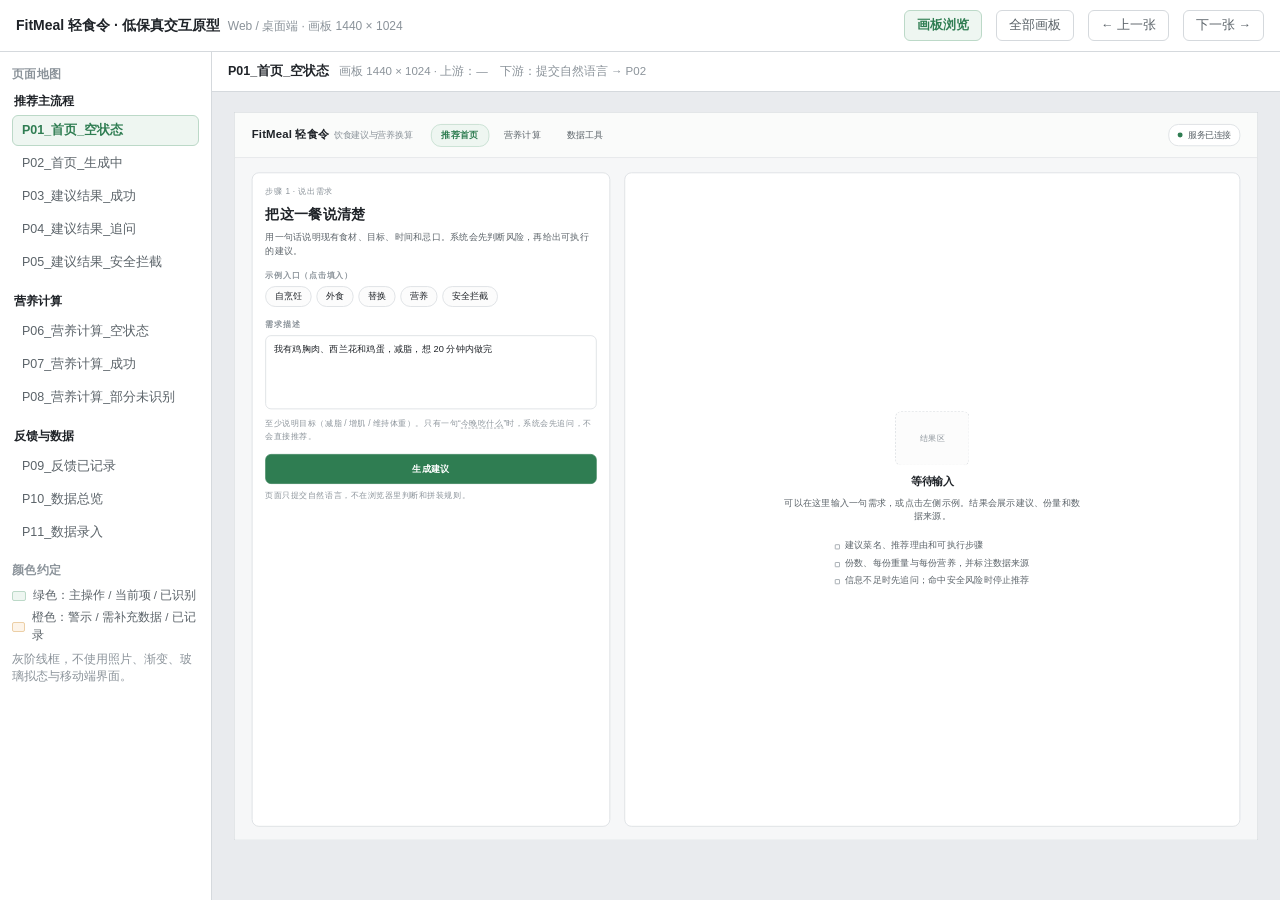
<file: fitmeal-lofi-prototype.html>
<!doctype html>
<html lang="zh-CN">
<head>
<meta charset="utf-8" />
<meta name="viewport" content="width=device-width, initial-scale=1" />
<title>FitMeal 轻食令 · Web 端低保真交互原型（1440×1024）</title>
<style>
  :root{
    --ink:#1f2328; --ink2:#5b6369; --ink3:#8b939a;
    --line:#d5d9dd; --line2:#e9ecef;
    --bg-app:#e9ebee; --panel:#ffffff; --soft:#f6f7f8;
    --green:#2f7d52; --green-bg:#eef6f1; --green-line:#bcd9c8;
    --orange:#b4560e; --orange-bg:#fdf4e9; --orange-line:#eccfa6;
    --r:8px;
  }
  *{box-sizing:border-box}
  html,body{height:100%}
  body{margin:0;background:var(--bg-app);color:var(--ink);
    font-family:-apple-system,BlinkMacSystemFont,"Segoe UI","Microsoft YaHei","PingFang SC",sans-serif;
    font-size:13px;line-height:1.55;-webkit-font-smoothing:antialiased}

  /* ---------- 原型外壳（非画板内容） ---------- */
  .shell{display:flex;flex-direction:column;height:100vh}
  .topbar{height:52px;flex:none;display:flex;align-items:center;gap:14px;padding:0 16px;
    background:#fff;border-bottom:1px solid var(--line)}
  .topbar .brand{font-weight:600;font-size:14px}
  .topbar .brand small{font-weight:400;color:var(--ink3);margin-left:8px;font-size:12px}
  .topbar .spacer{flex:1}
  .tool{border:1px solid var(--line);background:#fff;border-radius:6px;padding:6px 12px;font-size:12.5px;
    color:var(--ink2);cursor:pointer;white-space:nowrap}
  .tool:hover{border-color:var(--ink3)}
  .tool.on{background:var(--green-bg);border-color:var(--green-line);color:var(--green);font-weight:600}

  .main{flex:1;display:flex;min-height:0}
  .rail{width:212px;flex:none;background:#fff;border-right:1px solid var(--line);overflow:auto;padding:14px 12px}
  .rail h3{margin:0 0 8px;font-size:11.5px;color:var(--ink3);font-weight:600;letter-spacing:.4px}
  .rail .grp{margin-bottom:14px}
  .rail .item{display:block;width:100%;text-align:left;border:1px solid transparent;background:transparent;
    border-radius:6px;padding:6px 9px;font-size:12.5px;color:var(--ink2);cursor:pointer;margin-bottom:2px}
  .rail .item:hover{background:var(--soft)}
  .rail .item.on{background:var(--green-bg);border-color:var(--green-line);color:var(--green);font-weight:600}
  .rail .note{margin-top:6px;font-size:11.5px;color:var(--ink3);line-height:1.5}
  .lg{display:flex;align-items:center;gap:7px;font-size:11.5px;color:var(--ink2);margin:4px 0}
  .sw{width:14px;height:10px;border-radius:2px;display:inline-block}
  .sw.g{background:var(--green-bg);border:1px solid var(--green-line)}
  .sw.o{background:var(--orange-bg);border:1px solid var(--orange-line)}

  .stage{flex:1;min-width:0;display:flex;flex-direction:column}
  .stagebar{height:40px;flex:none;display:flex;align-items:center;gap:10px;padding:0 16px;
    border-bottom:1px solid var(--line);background:#fff}
  .stagebar .name{font-weight:600;font-size:12.5px}
  .stagebar .meta{color:var(--ink3);font-size:11.5px}
  .canvas{flex:1;min-height:0;overflow:auto;padding:20px}
  .fit{display:flex;justify-content:center;align-items:flex-start}
  .slot{position:relative}
  .frame{position:absolute;top:0;left:0;width:1440px;height:1024px;background:#fff;
    border:1px solid var(--line);transform-origin:top left;overflow:hidden}

  .ov{display:grid;grid-template-columns:repeat(auto-fill,346px);gap:22px 26px;justify-content:start}
  .ov-cell{width:346px}
  .ov-cap{font-size:12px;font-weight:600;margin-bottom:3px}
  .ov-sub{font-size:11px;color:var(--ink3);margin-bottom:7px;min-height:26px}
  .ov .frame{pointer-events:none}
  .flowbox{border:1px solid var(--line);background:#fff;border-radius:8px;padding:10px 12px;margin-bottom:18px;max-width:1080px}
  .flowbox b{font-size:12px}
  .flowbox p{margin:5px 0 0;font-size:11.5px;color:var(--ink2)}

  /* ---------- 画板内部组件 ---------- */
  .frame .nav{height:64px;display:flex;align-items:center;padding:0 24px;background:#fafbfa;
    border-bottom:1px solid var(--line);gap:20px}
  .frame .nav .logo{font-size:16px;font-weight:600;letter-spacing:.2px}
  .frame .nav .logo span{font-weight:400;color:var(--ink3);font-size:12px;margin-left:6px}
  .frame .nav .tabs{display:flex;gap:6px;margin-left:6px}
  .frame .nav .tab{border:1px solid transparent;border-radius:14px;padding:6px 14px;color:var(--ink2);
    background:transparent;font-size:13px;cursor:pointer;font-family:inherit}
  .frame .nav .tab.on{border-color:var(--green-line);background:var(--green-bg);color:var(--green);font-weight:600}
  .frame .nav .status{margin-left:auto;display:flex;align-items:center;gap:8px;font-size:12px;color:var(--ink2);
    border:1px solid var(--line);border-radius:14px;padding:5px 12px;background:#fff}
  .frame .dot{width:7px;height:7px;border-radius:50%;background:var(--green)}

  .frame .body{height:960px;display:flex;gap:20px;padding:20px 24px;background:var(--soft)}
  .frame .col{background:var(--panel);border:1px solid var(--line);border-radius:10px;padding:18px;
    display:flex;flex-direction:column;min-height:0;overflow:hidden}
  .frame .col.left{width:504px;flex:none}
  .frame .col.right{flex:1;min-width:0}

  .frame .eyebrow{font-size:11.5px;color:var(--ink3);letter-spacing:.4px;margin-bottom:6px}
  .frame h1{margin:0 0 8px;font-size:20px;font-weight:600;letter-spacing:.2px}
  .frame h2{margin:0;font-size:15px;font-weight:600}
  .frame h3{margin:0 0 6px;font-size:13.5px;font-weight:600}
  .frame .sub{margin:0;color:var(--ink2);font-size:12.5px}
  .frame .hint{color:var(--ink3);font-size:11.5px;line-height:1.5}
  .frame .label{font-size:11.5px;color:var(--ink3);font-weight:600;margin:0 0 6px;letter-spacing:.3px}
  .frame .section{margin-top:16px}
  .frame .divider{height:1px;background:var(--line2);margin:12px 0}

  .frame .chips{display:flex;flex-wrap:wrap;gap:7px}
  .frame .chip{border:1px solid var(--line);background:#fcfcfc;border-radius:14px;padding:5px 12px;
    font-size:12.5px;color:var(--ink);cursor:pointer;font-family:inherit}
  .frame .chip:hover{border-color:var(--green-line);background:var(--green-bg);color:var(--green)}
  .frame .tag{display:inline-block;border:1px solid var(--line);background:#fcfcfc;border-radius:6px;
    padding:2px 8px;font-size:12px;color:var(--ink2)}
  .frame .tag.g{border-color:var(--green-line);background:var(--green-bg);color:var(--green)}
  .frame .tag.miss{border-style:dashed;color:var(--ink2);background:#fff}
  .frame .tag.warn{border-color:var(--orange-line);background:var(--orange-bg);color:var(--orange)}

  .frame .field{border:1px solid var(--line);border-radius:var(--r);padding:9px 11px;font-size:13px;
    color:var(--ink);background:#fff;width:100%;font-family:inherit;outline:none}
  .frame .field:focus{border-color:var(--green)}
  .frame textarea.field{min-height:104px;resize:none;line-height:1.6}
  .frame .btn{border:1px solid var(--line);background:#fff;border-radius:var(--r);padding:9px 16px;
    font-size:13px;color:var(--ink);cursor:pointer;font-family:inherit}
  .frame .btn:hover{border-color:var(--ink3)}
  .frame .btn.primary{background:var(--green);border-color:var(--green);color:#fff;font-weight:600}
  .frame .btn.primary:hover{background:#2a6f49;border-color:#2a6f49}
  .frame .btn.ghost{background:#fff;border-style:dashed;color:var(--green);border-color:var(--green-line)}
  .frame .btn.warn{background:var(--orange-bg);border-color:var(--orange-line);color:var(--orange);font-weight:600}
  .frame .btn.mini{padding:5px 10px;font-size:12px;border-radius:6px;color:var(--ink2)}
  .frame .btn.wide{width:100%;justify-content:center;padding:11px 16px}
  .frame .btn[disabled]{opacity:.5;cursor:not-allowed}
  .frame .err{color:var(--orange);font-size:11.5px;margin-top:5px}

  .frame .ph{width:104px;height:76px;border:1px dashed var(--line);border-radius:8px;display:flex;
    align-items:center;justify-content:center;color:var(--ink3);font-size:11.5px;background:#fcfcfc}
  .frame .empty{flex:1;display:flex;flex-direction:column;align-items:center;justify-content:center;
    text-align:center;gap:10px;padding:0 40px}
  .frame .empty-title{font-size:15px;font-weight:600}
  .frame .bullets{margin:6px 0 0;padding:0;list-style:none;text-align:left;display:inline-block}
  .frame .bullets li{font-size:12.5px;color:var(--ink2);padding-left:14px;position:relative;margin-top:5px}
  .frame .bullets li:before{content:"";position:absolute;left:0;top:8px;width:5px;height:5px;
    border:1px solid var(--ink3);border-radius:1px}

  .frame .panel-head{display:flex;align-items:flex-start;gap:10px;padding-bottom:12px;border-bottom:1px solid var(--line2)}
  .frame .panel-head .grow{flex:1}
  .frame .panel-head .hint{margin-top:4px}
  .frame .echo{margin-top:12px;border:1px solid var(--line);border-left:3px solid var(--green);
    border-radius:6px;padding:8px 12px;background:var(--soft);font-size:12.5px;color:var(--ink2)}
  .frame .echo b{color:var(--ink);font-weight:600}

  .frame .card{border:1px solid var(--line);border-radius:10px;padding:14px;background:#fff;margin-top:12px}
  .frame .card.first{border-left:3px solid var(--green)}
  .frame .card-head{display:flex;align-items:baseline;gap:9px}
  .frame .card-title{font-size:14.5px;font-weight:600;flex:1}
  .frame .card.compact{padding:11px 14px}
  .frame .card.compact .card-title{font-size:13.5px}

  .frame .reason{margin-top:10px;border:1px solid var(--line2);background:var(--soft);border-radius:8px;
    padding:9px 11px;font-size:12.5px;color:var(--ink2)}
  .frame .reason .rk{color:var(--ink);font-weight:600;margin-right:6px}
  .frame .two-col{display:grid;grid-template-columns:1fr 1fr;gap:16px;margin-top:12px}
  .frame .metagrid{display:grid;grid-template-columns:repeat(4,1fr);gap:9px;margin-top:4px}
  .frame .metric{border:1px solid var(--line2);border-radius:8px;padding:7px 10px;background:#fcfcfc}
  .frame .metric .k{font-size:11px;color:var(--ink3)}
  .frame .metric .v{font-size:14px;font-weight:600;margin-top:1px}
  .frame .metric .v.sm{font-size:12.5px;font-weight:600}

  .frame .fb-row{display:flex;align-items:center;gap:9px;font-size:12.5px;color:var(--ink2)}
  .frame .fb-row .grow{flex:1}

  .frame .tbl{border:1px solid var(--line2);border-radius:8px;overflow:hidden;margin-top:6px}
  .frame .trow{display:grid;gap:8px;padding:7px 11px;border-bottom:1px solid var(--line2);align-items:center;
    font-size:12.5px}
  .frame .trow:last-child{border-bottom:none}
  .frame .trow.thead{background:var(--soft);color:var(--ink3);font-size:11.5px;font-weight:600}
  .frame .trow.unknown{background:var(--orange-bg)}
  .frame .r-c5{grid-template-columns:1.1fr .7fr .7fr .7fr 1.6fr}
  .frame .r-c4{grid-template-columns:1fr 2.4fr 1.3fr 1.1fr}
  .frame .r-ing{grid-template-columns:1.4fr .9fr 1fr}

  .frame .alert{border:1px solid var(--orange-line);background:var(--orange-bg);border-radius:10px;padding:14px}
  .frame .alert h3{color:var(--orange);font-size:14.5px}
  .frame .alert p{margin:6px 0 0;font-size:12.5px;color:var(--ink2)}
  .frame .alert ul{margin:8px 0 0;padding-left:16px}
  .frame .alert li{font-size:12.5px;color:var(--ink2);margin-top:4px}

  .frame .load-line{display:flex;align-items:center;gap:10px;border:1px solid var(--line2);border-radius:8px;
    padding:12px 14px;background:#fcfcfc;margin-top:10px;font-size:13px;color:var(--ink)}
  .frame .dots{display:inline-flex;gap:4px}
  .frame .dots i{width:5px;height:5px;border-radius:50%;background:var(--green);display:block;
    animation:blink 1.2s infinite}
  .frame .dots i:nth-child(2){animation-delay:.2s}
  .frame .dots i:nth-child(3){animation-delay:.4s}
  @keyframes blink{0%,100%{opacity:.25}50%{opacity:1}}

  .frame .ing-line{display:grid;grid-template-columns:1.5fr .8fr auto;gap:8px;align-items:center;margin-bottom:8px}
  .frame .ing-line .unit{font-size:12px;color:var(--ink3);width:14px}
  .frame .unit-wrap{display:flex;align-items:center;gap:6px}
  .frame .opt-row{display:flex;flex-wrap:wrap;gap:9px;margin-top:12px}
  .frame .info-pairs{margin-top:12px;border:1px solid var(--line2);border-radius:8px;padding:10px 12px;background:#fcfcfc}
  .frame .info-pairs div{display:flex;gap:8px;font-size:12.5px;color:var(--ink2);margin:3px 0}
  .frame .info-pairs div b{color:var(--ink);font-weight:600;min-width:74px;display:inline-block}
  .frame .card.kv{margin-top:12px}
</style>
</head>
<body>
<div class="shell">
  <div class="topbar">
    <div class="brand">FitMeal 轻食令 · 低保真交互原型<small>Web / 桌面端 · 画板 1440 × 1024</small></div>
    <div class="spacer"></div>
    <button class="tool" data-mode="single">画板浏览</button>
    <button class="tool" data-mode="overview">全部画板</button>
    <button class="tool" data-nav="prev">← 上一张</button>
    <button class="tool" data-nav="next">下一张 →</button>
  </div>
  <div class="main">
    <aside class="rail">
      <h3>页面地图</h3>
      <div class="grp">
        <div style="font-size:12px;font-weight:600;margin:0 0 5px 2px">推荐主流程</div>
        <div id="railHome"></div>
      </div>
      <div class="grp">
        <div style="font-size:12px;font-weight:600;margin:0 0 5px 2px">营养计算</div>
        <div id="railNut"></div>
      </div>
      <div class="grp">
        <div style="font-size:12px;font-weight:600;margin:0 0 5px 2px">反馈与数据</div>
        <div id="railData"></div>
      </div>
      <h3>颜色约定</h3>
      <div class="lg"><span class="sw g"></span>绿色：主操作 / 当前项 / 已识别</div>
      <div class="lg"><span class="sw o"></span>橙色：警示 / 需补充数据 / 已记录</div>
      <div class="note">灰阶线框，不使用照片、渐变、玻璃拟态与移动端界面。</div>
    </aside>
    <main class="stage">
      <div class="stagebar">
        <span class="name" id="boardName">P01_首页_空状态</span>
        <span class="meta" id="boardMeta">画板 1440 × 1024 · 顶部导航 + 左右两栏</span>
      </div>
      <div class="canvas" id="canvas"></div>
    </main>
  </div>
</div>

<script>
/* ============================================================
   FitMeal 轻食令 · 低保真交互原型
   11 张画板，画板尺寸 1440 × 1024
   ============================================================ */

var SAMPLE = {
  cook:    '我有鸡胸肉、西兰花和鸡蛋，减脂，想 20 分钟内做完',
  eatout:  '今晚和同事吃川菜，我在减脂',
  sub:     '没有米饭，主食可以换成什么',
  nut:     '100 克鸡胸肉有多少蛋白质',
  safe:    '我想连续三天只喝水不吃饭'
};

/* 本机营养表（演示用子集，数值取自本地营养表每 100 克数据） */
var NUT = {
  '鸡胸肉': {kcal:120, p:22.5, f:2.6, c:0,   fib:0,   src:'本地营养表 · USDA FoodData Central FDC:171077'},
  '西兰花': {kcal:34,  p:2.8,  f:0.4, c:6.6, fib:2.6, src:'本地营养表 · USDA FoodData Central FDC:170379'}
};

var state = {
  mode: 'single',
  screen: 'P01',
  input: SAMPLE.cook,
  inputError: '',
  ingredients: [{name:'鸡胸肉', grams:'150'}, {name:'西兰花', grams:'200'}],
  servings: '2',
  rowErrors: {},
  servingsError: '',
  feedback: 'none',
  routeNote: ''
};

var ORDER = ['P01','P02','P03','P04','P05','P06','P07','P08','P09','P10','P11'];

var BOARDS = {
  P01: {name:'P01_首页_空状态',        sub:'上游：—　下游：提交自然语言 → P02'},
  P02: {name:'P02_首页_生成中',        sub:'上游：P01　下游：追问 → P04 · 安全命中 → P05 · 信息完整 → P03'},
  P03: {name:'P03_建议结果_成功',      sub:'上游：P02　下游：记录反馈 → P09'},
  P04: {name:'P04_建议结果_追问',      sub:'上游：P02（信息不足）　下游：选择目标 → P03'},
  P05: {name:'P05_建议结果_安全拦截',  sub:'上游：P02（安全命中）　下游：返回修改需求 → P01'},
  P06: {name:'P06_营养计算_空状态',    sub:'上游：导航「营养计算」或 P01　下游：计算营养 → P07'},
  P07: {name:'P07_营养计算_成功',      sub:'上游：P06　下游：含未识别食材 → P08'},
  P08: {name:'P08_营养计算_部分未识别',sub:'上游：P07　下游：补充营养或别名数据 → P11'},
  P09: {name:'P09_反馈已记录',         sub:'上游：P03　下游：—（不改变本次推荐）'},
  P10: {name:'P10_数据总览',           sub:'数据工具次要入口 · 项目补充证据　下游：新增数据 → P11'},
  P11: {name:'P11_数据录入',           sub:'上游：P10　下游：保存草稿，供后续计算使用'}
};

/* ---------------- 工具函数 ---------------- */
function esc(s){
  return String(s == null ? '' : s)
    .replace(/&/g,'&amp;').replace(/</g,'&lt;').replace(/>/g,'&gt;')
    .replace(/"/g,'&quot;').replace(/'/g,'&#39;');
}
function round1(v){ return Math.round((v + 1e-9) * 10) / 10; }
function tabOf(screen){
  if(['P06','P07','P08'].indexOf(screen) >= 0) return 'nutrition';
  if(['P10','P11'].indexOf(screen) >= 0) return 'data';
  return 'home';
}
function metric(k, v, small){
  return '<div class="metric"><div class="k">' + esc(k) + '</div><div class="v' +
    (small ? ' sm' : '') + '">' + esc(v) + '</div></div>';
}

/* ---------------- 通用区块 ---------------- */
function nav(active){
  var tabs = [
    {key:'home',      label:'推荐首页',  go:'P01'},
    {key:'nutrition', label:'营养计算',  go:'P06'},
    {key:'data',      label:'数据工具',  go:'P10'}
  ];
  var html = '<div class="nav"><div class="logo">FitMeal 轻食令<span>饮食建议与营养换算</span></div><div class="tabs">';
  tabs.forEach(function(t){
    html += '<button class="tab' + (t.key === active ? ' on' : '') + '" data-action="nav" data-go="' + t.go + '">' +
      t.label + '</button>';
  });
  html += '</div><div class="status"><span class="dot"></span>服务已连接</div></div>';
  return html;
}

function panelHead(title, hint, tagText, tagClass){
  return '<div class="panel-head"><div class="grow"><h2>' + esc(title) + '</h2>' +
    '<div class="hint">' + hint + '</div></div>' +
    (tagText ? '<span class="tag ' + (tagClass || '') + '">' + esc(tagText) + '</span>' : '') + '</div>';
}

function emptyBlock(title, text, bullets, markText){
  var html = '<div class="empty"><div class="ph">' + esc(markText || '结果区') + '</div>' +
    '<div class="empty-title">' + esc(title) + '</div><div class="sub" style="max-width:420px">' + text + '</div>';
  if(bullets && bullets.length){
    html += '<ul class="bullets">';
    bullets.forEach(function(b){ html += '<li>' + b + '</li>'; });
    html += '</ul>';
  }
  return html + '</div>';
}

/* ---------------- 首页左侧输入区 ---------------- */
function homeLeft(opt){
  var chips = [
    ['cook','自烹饪'], ['eatout','外食'], ['sub','替换'], ['nut','营养'], ['safe','安全拦截']
  ];
  var loading = opt.mode === 'loading';
  var html = '<div class="col left">';
  html += '<div class="eyebrow">步骤 1 · 说出需求</div>';
  html += '<h1>把这一餐说清楚</h1>';
  html += '<p class="sub">用一句话说明现有食材、目标、时间和忌口。系统会先判断风险，再给出可执行的建议。</p>';

  html += '<div class="section"><div class="label">示例入口（点击填入）</div><div class="chips">';
  chips.forEach(function(c){
    html += '<button class="chip" data-action="fill" data-key="' + c[0] + '">' + c[1] + '</button>';
  });
  html += '</div></div>';

  html += '<div class="section"><div class="label">需求描述</div>';
  html += '<textarea class="field" data-field="input" data-role="input" placeholder="例：我有鸡胸肉、西兰花和鸡蛋，减脂，想 20 分钟内做完">' +
    esc(state.input) + '</textarea>';
  if(state.inputError){ html += '<div class="err" data-err="input">' + esc(state.inputError) + '</div>'; }
  html += '<div class="hint" style="margin-top:6px">至少说明目标（减脂 / 增肌 / 维持体重）。只有一句“<span data-action="filltext" data-text="今晚吃什么" style="border-bottom:1px dashed #8b939a;cursor:pointer">今晚吃什么</span>”时，系统会先追问，不会直接推荐。</div>';
  html += '</div>';

  html += '<div class="section">';
  if(loading){
    html += '<button class="btn primary wide" disabled>正在生成</button>';
    html += '<div class="hint" style="margin-top:8px">已提交：' + esc(state.input) + '</div>';
    html += '<div class="hint">完整生成通常需要 20 至 40 秒，请不要重复提交。</div>';
  }else{
    html += '<button class="btn primary wide" data-action="generate">生成建议</button>';
    html += '<div class="hint" style="margin-top:8px">页面只提交自然语言，不在浏览器里判断和拼装规则。</div>';
  }
  html += '</div>';
  return html + '</div>';
}

/* ---------------- 首页右侧结果区 ---------------- */
function loadingBlock(){
  var lines = ['正在理解需求', '正在匹配食材和营养数据', '正在生成可执行建议'];
  var html = panelHead('正在生成建议', '系统正在处理你刚才提交的一句话需求。', '生成中', 'g');
  html += '<div class="echo" style="border-left-color:#2f7d52">你的需求：<b>' + esc(state.input) + '</b></div>';
  lines.forEach(function(t){
    html += '<div class="load-line"><span class="dots"><i></i><i></i><i></i></span>' + esc(t) + '</div>';
  });
  html += '<div class="hint" style="margin-top:12px">生成过程不显示进度百分比，完成后会直接给出建议、追问或安全提示。</div>';
  return html;
}

function resultBlock(feedback){
  var html = '<div class="panel-head"><div class="grow"><h2>晚餐建议已生成</h2>' +
    '<div class="hint">共 3 条候选 · 按食材匹配和目标排序</div></div><span class="tag g">信息完整</span></div>';
  html += '<div class="echo">你的需求：<b>' + esc(state.input) + '</b></div>';

  html += '<div class="card first">';
  html += '<div class="card-head"><div class="card-title">黑椒鸡胸炒西兰花</div><span class="tag g">首选</span>' +
    '<span class="hint">20 分钟内完成 · 2 份</span></div>';
  html += '<div class="reason"><span class="rk">推荐理由</span>优先使用现有食材，20 分钟内完成，符合减脂目标。</div>';
  html += '<div class="two-col">' +
    '<div><div class="label">现有食材</div><div class="chips"><span class="tag g">鸡胸肉</span><span class="tag g">西兰花</span><span class="tag g">鸡蛋</span></div></div>' +
    '<div><div class="label">需要补充</div><div class="chips"><span class="tag miss">黑胡椒</span><span class="tag miss">少量橄榄油</span></div></div>' +
    '</div>';
  html += '<div style="margin-top:14px"><div class="label">份量与营养</div><div class="metagrid">' +
    metric('份数','2 份') +
    metric('每份重量','175 克') +
    metric('每份热量','124 kcal') +
    metric('每份蛋白质','19.7 克') +
    metric('每份脂肪','2.4 克') +
    metric('每份碳水','6.6 克') +
    metric('每份膳食纤维','2.6 克') +
    metric('数据来源','本地营养表', true) +
    '</div></div>';
  html += '<div class="divider"></div>';

  if(feedback === 'recorded'){
    html += '<div class="fb-row"><span>这个建议有帮助吗？</span>' +
      '<button class="btn" disabled>有帮助</button><button class="btn" disabled>没帮助</button>' +
      '<span class="tag g">已记录，感谢反馈</span></div>';
    html += '<div class="hint" style="margin-top:8px">反馈只记录一次“没帮助”事件，不会改变本次推荐，也不会改变下一次排序。</div>';
  }else{
    html += '<div class="fb-row"><span class="grow">这个建议有帮助吗？</span>' +
      '<button class="btn" data-action="fb-good">有帮助</button>' +
      '<button class="btn" data-action="fb-no">没帮助</button></div>';
  }
  html += '</div>';

  html += '<div class="card compact"><div class="card-title">番茄鸡蛋配糙米</div>' +
    '<div class="hint">现有食材即可完成，蛋白质与碳水比例更平缓。· 25 分钟 · 约 210–240 kcal/份</div></div>';
  html += '<div class="card compact"><div class="card-title">香煎鸡胸蔬菜碗</div>' +
    '<div class="hint">食材最少、操作最简单，适合时间紧的一餐。· 15 分钟 · 约 180–210 kcal/份</div></div>';
  html += '<div class="hint" style="margin-top:12px">展开的候选使用本地营养表按食材克重换算；其余候选的热量区间用于快速对比，展开后可查看完整份量与来源。</div>';
  return html;
}

function clarifyBlock(){
  var html = panelHead('需要先确认一个目标', '没有生成建议 · 只追问一个最关键的问题', '追问', 'warn');
  html += '<div class="echo">你的需求：<b>今晚吃什么</b></div>';
  html += '<div class="card first" style="margin-top:12px">' +
    '<div class="card-title" style="font-size:14px;line-height:1.6">为了给你更合适的建议，先确认一下：你更想减脂、增肌还是维持体重？</div>' +
    '<div class="opt-row">' +
      '<button class="btn primary" data-action="goal">减脂</button>' +
      '<button class="btn" data-action="goal">增肌</button>' +
      '<button class="btn" data-action="goal">维持体重</button>' +
    '</div>' +
    '<div class="divider"></div>' +
    '<button class="btn ghost" data-action="goal">补充其他要求（忌口、时间、地域）</button>' +
    '<div class="hint" style="margin-top:8px">一次只问一个问题，不同时抛出多个表单字段。</div>' +
    '</div>';

  html += '<div class="info-pairs">' +
    '<div><b>已识别</b>用餐时间：今晚</div>' +
    '<div><b>仍缺少</b>目标：未知；现有食材：未知；可用时间：未知</div>' +
    '</div>';
  html += '<div class="hint" style="margin-top:12px">缺少目标、食材或时间时不会直接给推荐；补充目标后才会生成建议。</div>';
  return html;
}

function safetyBlock(){
  var html = panelHead('安全提示优先于普通推荐', '本次没有生成任何食谱建议', '已拦截', 'warn');
  html += '<div class="echo" style="border-left-color:#b4560e">你的需求：<b>我想连续三天只喝水不吃饭</b></div>';
  html += '<div class="alert" style="margin-top:12px">' +
    '<h3>这个需求不适合继续生成饮食方案</h3>' +
    '<ul>' +
      '<li>极端断食、脱水或自行使用减肥药物，可能带来低血糖、脱水、电解质紊乱和脏器负担等健康风险。</li>' +
      '<li>系统不会提供断食、脱水或药物减肥的执行步骤，也不会用普通饮食建议覆盖这类风险。</li>' +
      '<li>这类需求属于医疗范畴，普通饮食建议无法给出安全边界。</li>' +
    '</ul>' +
    '</div>';
  html += '<div class="card"><h3>建议的下一步</h3>' +
    '<div class="sub">如果你想调整体重或饮食结构，建议先咨询医生或注册营养师，确认身体条件后再决定是否可以执行，并由专业人员给出可追踪的方案。</div>' +
    '<div class="divider"></div>' +
    '<button class="btn warn" data-action="back">返回修改需求</button>' +
    '<div class="hint" style="margin-top:8px">这里不提供“继续推荐”按钮，避免把风险需求当成普通用餐需求处理。</div>' +
    '</div>';
  return html;
}

/* ---------------- 营养计算左侧录入区 ---------------- */
function nutritionLeft(){
  var html = '<div class="col left">';
  html += '<div class="eyebrow">步骤 1 · 录入食材</div>';
  html += '<h1>把食材和克重算清楚</h1>';
  html += '<p class="sub">输入这一餐的实际用量，系统按本地营养表换算整份与每份结果。</p>';

  html += '<div class="section"><div class="label">食材与克重</div>';
  state.ingredients.forEach(function(r, i){
    html += '<div class="ing-line">' +
      '<input class="field" data-field="name" data-i="' + i + '" value="' + esc(r.name) + '" placeholder="食材名称" />' +
      '<div class="unit-wrap"><input class="field" data-field="grams" data-i="' + i + '" value="' + esc(r.grams) + '" placeholder="克重" /><span class="unit">克</span></div>' +
      '<button class="btn mini" data-action="del" data-i="' + i + '">删除</button>' +
      '</div>';
    if(state.rowErrors[i]){ html += '<div class="err" data-err="r' + i + '" style="margin:-3px 0 8px">' + esc(state.rowErrors[i]) + '</div>'; }
  });
  html += '<button class="btn ghost" data-action="add">+ 添加食材</button>';
  html += '<div class="hint" style="margin-top:8px">食材可使用标准名或已登记别名。试：<span data-action="kale" style="border-bottom:1px dashed #8b939a;cursor:pointer;color:#2f7d52">羽衣甘蓝 100 克</span>（未匹配营养数据时会单独提示）。</div>';
  html += '</div>';

  html += '<div class="section"><div class="label">份数</div>' +
    '<div class="unit-wrap" style="max-width:180px"><input class="field" data-field="servings" value="' + esc(state.servings) + '" placeholder="份数" /><span class="unit">份</span></div>';
  if(state.servingsError){ html += '<div class="err" data-err="servings">' + esc(state.servingsError) + '</div>'; }
  html += '<div class="hint" style="margin-top:6px">份数范围 1 至 100，只影响每份结果，不改变输入的总重量。</div>';
  html += '</div>';

  html += '<div class="section"><button class="btn primary wide" data-action="calc">计算营养</button>' +
    '<div class="hint" style="margin-top:8px">营养值来自本地营养表，当前只接收克重，不接受“一碗”“少许”等描述。</div></div>';
  return html + '</div>';
}

/* ---------------- 营养计算 ---------------- */
function computeNutrition(){
  var items = [], unresolved = [];
  state.ingredients.forEach(function(r){
    var name = (r.name || '').trim();
    if(!name) return;
    var g = Number(r.grams);
    var n = NUT[name];
    if(!n){ unresolved.push({name:name, grams:isFinite(g) && g > 0 ? g : 0}); return; }
    if(!isFinite(g) || g <= 0) return;
    items.push({
      name:name, grams:g,
      kcal:n.kcal * g / 100, p:n.p * g / 100, f:n.f * g / 100,
      c:n.c * g / 100, fib:n.fib * g / 100, src:n.src
    });
  });
  var tot = {weight:0, kcal:0, p:0, f:0, c:0, fib:0};
  items.forEach(function(it){
    tot.weight += it.grams; tot.kcal += it.kcal; tot.p += it.p;
    tot.f += it.f; tot.c += it.c; tot.fib += it.fib;
  });
  var sv = Math.max(1, Number(state.servings) || 1);
  return {
    items: items, unresolved: unresolved, sv: sv,
    total: {
      weight: Math.round(tot.weight), kcal: Math.round(tot.kcal),
      p: round1(tot.p), f: round1(tot.f), c: round1(tot.c), fib: round1(tot.fib)
    },
    per: {
      weight: round1(tot.weight / sv), kcal: Math.round(tot.kcal / sv),
      p: round1(tot.p / sv), f: round1(tot.f / sv), c: round1(tot.c / sv), fib: round1(tot.fib / sv)
    }
  };
}

function nutritionResult(kind){
  var d = computeNutrition();
  var html = '<div class="panel-head"><div class="grow"><h2>营养计算结果</h2>' +
    '<div class="hint">整份与每份口径同时给出 · 来源可追溯</div></div>' +
    '<span class="tag g">本地营养表</span></div>';

  if(!d.items.length && d.unresolved.length){
    return html + '<div class="alert" style="margin-top:12px"><h3>暂未匹配到营养数据</h3>' +
      '<p>已输入的食材在本地营养表中没有对应记录，因此没有可展示的合计结果，也不会输出伪造的热量。请先补充营养数据或为食材登记别名。</p>' +
      '<p>补数据入口：数据工具 → 新增食材。</p></div>';
  }

  if(d.unresolved.length){
    var names = d.unresolved.map(function(u){ return u.name; }).join('、');
    html += '<div class="alert" style="margin-top:12px"><h3>有 ' + d.unresolved.length +
      ' 项食材暂未匹配营养数据：' + esc(names) + '</h3>' +
      '<p>该项未计入合计，也不按 0 kcal 处理。请先补充营养或别名数据，再重新计算。</p></div>';
  }

  html += '<div class="card first" style="margin-top:12px">' +
    '<div class="label">合计（整份）</div><div class="metagrid">' +
    metric('总重量', d.total.weight + ' 克') +
    metric('总热量', d.total.kcal + ' kcal') +
    metric('份数', d.sv + ' 份') +
    metric('每份重量', (Math.round(d.per.weight * 10) / 10) + ' 克') +
    '</div></div>';

  html += '<div class="card"><div class="label">整份营养</div><div class="metagrid">' +
    metric('蛋白质', d.total.p + ' 克') +
    metric('脂肪', d.total.f + ' 克') +
    metric('碳水', d.total.c + ' 克') +
    metric('膳食纤维', d.total.fib + ' 克') +
    '</div>' +
    '<div class="label" style="margin-top:12px">每份营养（' + Math.round(d.per.kcal) + ' kcal / 每份）</div><div class="metagrid">' +
    metric('蛋白质', d.per.p + ' 克') +
    metric('脂肪', d.per.f + ' 克') +
    metric('碳水', d.per.c + ' 克') +
    metric('膳食纤维', d.per.fib + ' 克') +
    '</div></div>';

  html += '<div class="card"><div class="label">食材明细与热量占比</div><div class="tbl">' +
    '<div class="trow thead r-c5"><span>食材</span><span>克重</span><span>热量</span><span>热量占比</span><span>数据来源</span></div>';
  d.items.forEach(function(it){
    var share = d.total.kcal > 0 ? Math.round(it.kcal / d.total.kcal * 100) : 0;
    html += '<div class="trow r-c5"><span>' + esc(it.name) + '</span><span>' + it.grams + ' 克</span>' +
      '<span>' + Math.round(it.kcal) + ' kcal</span><span>约 ' + share + '%</span>' +
      '<span class="hint">' + esc(it.src) + '</span></div>';
  });
  d.unresolved.forEach(function(u){
    html += '<div class="trow r-c5 unknown"><span>' + esc(u.name) + '</span><span>' + (u.grams || '—') + ' 克</span>' +
      '<span class="tag warn">未匹配</span><span class="tag warn">未计入合计</span>' +
      '<span class="hint">本地营养表暂无该食材，未按 0 kcal 处理</span></div>';
  });
  html += '</div>';

  html += '<div class="divider"></div>' +
    '<div class="hint">整份与每份数值分别四舍五入展示，两者相加可能与合计存在 0.1 克的显示差异。</div>' +
    '<div class="hint">结果用于日常饮食记录，不替代医生或注册营养师的个体化建议。份数只影响每份结果，不改变输入的总重量。</div>' +
    '</div>';
  return html;
}

/* ---------------- P10 数据总览 ---------------- */
function dataOverview(){
  var rows = [
    ['食谱数据','208 条','食谱、食材组合、烹饪时间与目标标签','按食材克重换算营养，不手填食谱数值'],
    ['营养数据','159 条','每 100 克食材热量、蛋白质、脂肪、碳水与膳食纤维','新增食材时补充，保留来源与编号'],
    ['外食数据','50 条','外食菜品类型、地域与点菜策略','只给选菜策略，不编造品牌营养值'],
    ['替换数据','30 条','食材替换关系与适用条件','说明替换依据与营养变化'],
    ['别名数据','24 条','同一食材的不同叫法与形态归一化','别名缺失会出现未识别提示'],
    ['单位换算','19 条','克、毫升、勺等常见单位与克的换算','只用于把描述换算为克重']
  ];
  var html = '<div class="col left">';
  html += '<div class="eyebrow">数据工具</div><h1>数据覆盖总览</h1>';
  html += '<p class="sub">这里展示建议和计算所依赖的数据覆盖范围，用来解释结果从哪里来，不代表用户使用成果。</p>';
  html += '<div class="section"><div class="label">数据量概览</div><div class="metagrid" style="grid-template-columns:1fr 1fr">' +
    metric('食谱数据','208 条') + metric('营养数据','159 条') +
    metric('外食数据','50 条') + metric('替换数据','30 条') +
    metric('别名数据','24 条') + metric('单位换算','19 条') +
    '</div></div>';
  html += '<div class="section"><div class="label">目标区间规则</div>' +
    '<div class="card" style="margin-top:0"><div class="hint">减脂 / 增肌 / 维持 三套营养区间，作为推荐评分的信号；只有用例明确写出营养断言时，才作为硬性条件。</div></div></div>';
  html += '<div class="section"><div class="label">未识别食材的处理</div>' +
    '<div class="alert"><h3 style="font-size:13.5px">未匹配就单独提示，不按 0 计算</h3>' +
    '<p>营养计算遇到本地营养表没有的食材时，会继续计算已识别部分，并单独列出未识别项及其原因。</p></div></div>';
  html += '<div class="hint" style="margin-top:12px">数据总览只是项目补充证据，不作为首页主入口，也不替代推荐与计算流程。</div>';
  return html + '</div>';
}

function dataOverviewRight(){
  var rows = [
    ['食谱数据','208','推荐候选来源','208 道食谱的食材组合与目标标签'],
    ['营养数据','159','每 100 克营养换算','热量、蛋白质、脂肪、碳水、膳食纤维'],
    ['外食数据','50','外食点菜策略','菜品类型、地域与风险提示'],
    ['替换数据','30','食材替换关系','替换依据、适用条件与营养变化'],
    ['别名数据','24','食材名称归一化','同一食材的不同叫法与切法'],
    ['单位换算','19','描述换算为克重','勺、份、毫升等常见单位']
  ];
  var html = panelHead('数据明细与维护方式', '只说明数据的用途和维护口径，不展示内部施工文件。', '补充证据');
  html += '<div class="tbl" style="margin-top:12px">' +
    '<div class="trow thead r-c4"><span>数据类别</span><span>覆盖说明</span><span>用途</span><span>维护方式</span></div>';
  rows.forEach(function(r){
    html += '<div class="trow r-c4"><span>' + esc(r[0]) + '</span><span class="hint">' + esc(r[3]) + '</span>' +
      '<span>' + esc(r[2]) + '</span><span class="hint">' + esc(r[1]) + ' 条</span></div>';
  });
  html += '</div>';
  html += '<div class="card"><h3>当前的覆盖缺口</h3><ul class="bullets" style="display:block">' +
    '<li>部分绿叶菜与进口蔬菜还没有营养数据，会出现未识别提示。</li>' +
    '<li>别名表只覆盖常见叫法，方言词和复合菜名仍可能匹配失败。</li>' +
    '<li>外食数据给的是点菜策略，不包含品牌菜品的精确营养值。</li>' +
    '</ul></div>';
  html += '<div class="section" style="margin-top:auto">' +
    '<button class="btn primary" data-action="nav" data-go="P11">新增食材或食谱</button>' +
    '<div class="hint" style="margin-top:8px">新增数据只影响之后的营养计算，已生成的建议不会自动重算。</div></div>';
  return html;
}

/* ---------------- P11 数据录入 ---------------- */
function dataEntryLeft(){
  var html = '<div class="col left">';
  html += '<div class="eyebrow">数据工具 · 新增食材</div><h1>录入食材与营养</h1>';
  html += '<p class="sub">按每 100 克录入营养并标注来源，保存后用于营养计算和别名归一化。</p>';

  html += '<div class="section"><div class="label">基本信息</div>' +
    '<input class="field" value="羽衣甘蓝" />' +
    '<div style="margin-top:8px"><select class="field"><option>蔬菜</option><option>蛋白质</option><option>主食</option><option>水果</option><option>调味</option></select></div>' +
    '<div class="hint" style="margin-top:6px">名称为必填；与已有食材重名时会提示合并或补充别名。</div></div>';

  html += '<div class="section"><div class="label">每 100 克营养</div><div class="metagrid" style="grid-template-columns:1fr 1fr">' +
    '<div><input class="field" value="49" /><div class="hint">热量 kcal</div></div>' +
    '<div><input class="field" value="4.3" /><div class="hint">蛋白质 克</div></div>' +
    '<div><input class="field" value="0.9" /><div class="hint">脂肪 克</div></div>' +
    '<div><input class="field" value="8.8" /><div class="hint">碳水 克</div></div>' +
    '</div>' +
    '<div style="margin-top:8px"><input class="field" placeholder="膳食纤维（选填）" /></div>' +
    '<div class="hint" style="margin-top:6px">膳食纤维可留空，留空表示暂无数据，不会按 0 参与计算。</div>' +
    '</div>';

  html += '<div class="section"><div class="label">来源</div>' +
    '<input class="field" value="USDA FoodData Central · FDC:168421" />' +
    '<div class="hint" style="margin-top:6px">来源与编号必填，用于说明数据出处和置信等级。</div></div>';

  html += '<div class="section" style="margin-top:auto">' +
    '<button class="btn primary wide" data-action="nav" data-go="P10">保存草稿</button>' +
    '<div class="hint" style="margin-top:8px">保存后状态为草稿，需人工复核通过才会用于正式计算。</div></div>';
  return html + '</div>';
}

function dataEntryRight(){
  var html = panelHead('保存状态与校验', '字段级提示只在保存失败时出现，不把接口信息暴露给用户。', '草稿已保存', 'warn');
  html += '<div class="card kv"><div class="info-pairs" style="margin-top:0;border:none;padding:0;background:transparent">' +
    '<div><b>保存状态</b>草稿已保存，等待人工复核</div>' +
    '<div><b>记录对象</b>食材 · 羽衣甘蓝（蔬菜）</div>' +
    '<div><b>营养口径</b>每 100 克 / 生重</div>' +
    '<div><b>数据来源</b>USDA FoodData Central · FDC:168421</div>' +
    '<div><b>生效范围</b>之后的营养计算；已生成的建议不会自动重算</div>' +
    '</div></div>';

  html += '<div class="card"><h3>校验规则</h3><ul class="bullets" style="display:block">' +
    '<li>名称、类别、热量、蛋白质、脂肪、碳水、来源为必填。</li>' +
    '<li>膳食纤维可留空，留空表示暂无数据，不会按 0 处理。</li>' +
    '<li>营养字段只接受数字或区间，不接受“约 49 千卡”这类描述。</li>' +
    '<li>同一名称重复录入时提示合并或登记为新别名。</li>' +
    '</ul>' +
    '<div class="divider"></div>' +
    '<div class="label" style="margin:0 0 6px">校验失败时的字段提示示例</div>' +
    '<div class="field" style="border-color:#eccfa6">热量（kcal）</div>' +
    '<div class="err">请填写每 100 克热量，未填写不会保存，也不会用 0 代替。</div>' +
    '</div>';

  html += '<div class="card"><h3>这条数据会影响哪里</h3>' +
    '<div class="sub">保存并通过复核后，营养计算页可以直接识别该食材；仍然识别不到的食材会继续单独提示，不会被静默算成 0。</div></div>';
  return html;
}

/* ---------------- 画板组装 ---------------- */
function homeScreen(opt){
  var right;
  if(opt.mode === 'loading'){ right = loadingBlock(); }
  else if(opt.mode === 'result'){ right = resultBlock(opt.feedback || state.feedback); }
  else if(opt.mode === 'clarify'){ right = clarifyBlock(); }
  else if(opt.mode === 'safety'){ right = safetyBlock(); }
  else {
    right = emptyBlock('等待输入',
      '可以在这里输入一句需求，或点击左侧示例。结果会展示建议、份量和数据来源。',
      ['建议菜名、推荐理由和可执行步骤',
       '份数、每份重量与每份营养，并标注数据来源',
       '信息不足时先追问；命中安全风险时停止推荐'],
      '结果区');
  }
  return nav(tabOf(state.screen)) + '<div class="body">' + homeLeft(opt) +
    '<div class="col right">' + right + '</div></div>';
}

function nutritionScreen(kind){
  var right;
  if(kind === 'empty'){
    right = emptyBlock('等待录入',
      '录入食材和克重并计算后，这里会展示整份、每份、食材明细和数据来源。',
      ['整份总重量与总热量', '每份重量与每份营养', '食材级热量拆解与热量占比',
       '未识别食材会单独提示，未计入合计'],
      '结果区');
  }else{
    right = nutritionResult(kind);
  }
  return nav(tabOf(state.screen)) + '<div class="body">' + nutritionLeft() +
    '<div class="col right">' + right + '</div></div>';
}

var SCREENS = {
  P01: function(){ return homeScreen({mode:'empty'}); },
  P02: function(){ return homeScreen({mode:'loading'}); },
  P03: function(){ return homeScreen({mode:'result', feedback:'none'}); },
  P04: function(){ return homeScreen({mode:'clarify'}); },
  P05: function(){ return homeScreen({mode:'safety'}); },
  P06: function(){ return nutritionScreen('empty'); },
  P07: function(){ return nutritionScreen('result'); },
  P08: function(){ return nutritionScreen('unresolved'); },
  P09: function(){ return homeScreen({mode:'result', feedback:'recorded'}); },
  P10: function(){ return nav(tabOf('P10')) + '<div class="body">' + dataOverview() +
        '<div class="col right">' + dataOverviewRight() + '</div></div>'; },
  P11: function(){ return nav(tabOf('P11')) + '<div class="body">' + dataEntryLeft() +
        '<div class="col right">' + dataEntryRight() + '</div></div>'; }
};

/* ---------------- 渲染 ---------------- */
function fitScale(){
  var c = document.getElementById('canvas');
  var w = c.clientWidth - 44;
  var h = c.clientHeight - 24;
  return Math.max(0.18, Math.min(w / 1440, h / 1024));
}

function frameHTML(screen, scale){
  return '<div class="frame" data-screen="' + screen + '" style="transform:scale(' + scale + ')">' +
    SCREENS[screen]() + '</div>';
}

function render(){
  var canvas = document.getElementById('canvas');
  if(state.mode === 'overview'){
    var ovScale = 0.235;
    var w = Math.round(1440 * ovScale), h = Math.round(1024 * ovScale);
    var html = '<div class="flowbox"><b>页面连线与动作</b>' +
      '<p>P01 点击示例或输入 → 提交自然语言 → P02 生成中 →（信息不足 → P04／安全命中 → P05／信息完整 → P03）→ 记录反馈 → P09；' +
      '顶部导航「营养计算」→ P06 → 计算营养 → P07 →（未识别食材 → P08）→ 补充数据 → P11 → 回到 P10。' +
      'P10、P11 是数据工具的次要入口，只作为项目补充证据。</p></div>';
    html += '<div class="ov">';
    ORDER.forEach(function(s){
      html += '<div class="ov-cell"><div class="ov-cap">' + BOARDS[s].name + '</div>' +
        '<div class="ov-sub">' + esc(BOARDS[s].sub) + '</div>' +
        '<div class="slot" style="width:' + w + 'px;height:' + h + 'px">' + frameHTML(s, ovScale) + '</div></div>';
    });
    html += '</div>';
    canvas.innerHTML = html;
    document.getElementById('boardName').textContent = '全部画板（11 张 · 1440 × 1024）';
    document.getElementById('boardMeta').textContent = '缩略预览，点击左侧页面地图进入单张画板进行交互';
    return;
  }

  var s = fitScale();
  var w = Math.round(1440 * s), h = Math.round(1024 * s);
  canvas.innerHTML = '<div class="fit"><div class="slot" style="width:' + w + 'px;height:' + h + 'px">' +
    frameHTML(state.screen, s) + '</div></div>';
  document.getElementById('boardName').textContent = BOARDS[state.screen].name;
  document.getElementById('boardMeta').textContent = '画板 1440 × 1024 · ' + BOARDS[state.screen].sub;
  syncRail();
}

function renderRail(){
  var groups = {
    railHome: ['P01','P02','P03','P04','P05'],
    railNut: ['P06','P07','P08'],
    railData: ['P09','P10','P11']
  };
  Object.keys(groups).forEach(function(id){
    var box = document.getElementById(id);
    box.innerHTML = groups[id].map(function(s){
      return '<button class="item' + (state.screen === s ? ' on' : '') + '" data-goto="' + s + '">' +
        BOARDS[s].name + '</button>';
    }).join('');
  });
}
function syncRail(){ renderRail(); }

/* ---------------- 交互 ---------------- */
/* 每张画板都有固定要表达的状态；直接跳转时把演示数据对齐到该状态 */
function canonicalize(screen){
  var names = state.ingredients.map(function(r){ return (r.name || '').trim(); });
  if(screen === 'P08'){
    if(names.indexOf('羽衣甘蓝') < 0) state.ingredients.push({name:'羽衣甘蓝', grams:'100'});
    state.servings = '2';
  }else if(screen === 'P06' || screen === 'P07'){
    state.ingredients = state.ingredients.filter(function(r){ return !!NUT[(r.name || '').trim()]; });
    if(!state.ingredients.length) state.ingredients = [{name:'鸡胸肉', grams:'150'}, {name:'西兰花', grams:'200'}];
  }
  if(screen === 'P01' || screen === 'P02' || screen === 'P03' || screen === 'P09'){ state.input = SAMPLE.cook; }
  if(screen === 'P04'){ state.input = '今晚吃什么'; }
  if(screen === 'P05'){ state.input = SAMPLE.safe; }
  state.rowErrors = {}; state.servingsError = ''; state.inputError = '';
}

function go(screen, canonical){
  state.screen = screen;
  if(canonical) canonicalize(screen);
  state.inputError = '';
  if(screen === 'P03' || screen === 'P09'){ state.feedback = (screen === 'P09') ? 'recorded' : 'none'; }
  render();
}

function decideRoute(text){
  var t = (text || '').trim();
  if(/断食|只喝水|纯水|脱水|减肥药|药物减肥|催吐|泻药|利尿剂|好几天不吃|不吃饭/.test(t)) return 'P05';
  var hasGoal = /减脂|增肌|维持|减重|增重|控糖|增肌期/.test(t);
  if(!hasGoal || t.length <= 6) return 'P04';
  return 'P03';
}

function validateNutrition(){
  var rowErr = {}, ok = true;
  state.ingredients.forEach(function(r, i){
    var name = (r.name || '').trim();
    var g = Number(r.grams);
    if(!name){ rowErr[i] = '请填写第 ' + (i + 1) + ' 行的食材名称，名称留空不会提交。'; ok = false; return; }
    if(!isFinite(g) || g <= 0){ rowErr[i] = '第 ' + (i + 1) + ' 行的克重需要大于 0，当前只接收克重。'; ok = false; }
  });
  var sv = Number(state.servings);
  var svOK = isFinite(sv) && String(state.servings).trim() !== '' && sv >= 1 && sv <= 100;
  state.servingsError = svOK ? '' : '份数需要填写 1 至 100 之间的整数。';
  state.rowErrors = rowErr;
  return ok && svOK;
}

function onAction(btn){
  var act = btn.getAttribute('data-action');
  if(act === 'nav'){ go(btn.getAttribute('data-go'), true); return; }
  if(act === 'fill'){
    state.input = SAMPLE[btn.getAttribute('data-key')] || '';
    state.inputError = '';
    render(); return;
  }
  if(act === 'filltext'){
    state.input = btn.getAttribute('data-text');
    state.inputError = '';
    render(); return;
  }
  if(act === 'generate'){
    if(!state.input.trim()){
      state.inputError = '请先输入一句需求，或点击上方示例入口。';
      render();
      setTimeout(function(){
        var ta = document.querySelector('[data-role="input"]');
        if(ta) ta.focus();
      }, 0);
      return;
    }
    state.inputError = '';
    go('P02');
    setTimeout(function(){
      if(state.screen !== 'P02') return;
      var next = decideRoute(state.input);
      if(next === 'P03' || next === 'P09') state.feedback = 'none';
      go(next);
    }, 1500);
    return;
  }
  if(act === 'goal'){ state.feedback = 'none'; go('P03'); return; }
  if(act === 'back'){ go('P01'); return; }
  if(act === 'fb-good' || act === 'fb-no'){ state.feedback = 'recorded'; go('P09'); return; }
  if(act === 'add'){ state.ingredients.push({name:'', grams:''}); state.rowErrors = {}; render(); return; }
  if(act === 'del'){
    var i = Number(btn.getAttribute('data-i'));
    if(state.ingredients.length <= 1){ state.rowErrors = {0:'至少保留一行食材，请修改这一行而不是删除。'}; render(); return; }
    state.ingredients.splice(i, 1);
    state.rowErrors = {}; state.servingsError = '';
    render(); return;
  }
  if(act === 'kale'){
    state.ingredients.push({name:'羽衣甘蓝', grams:'100'});
    state.rowErrors = {}; render();
    setTimeout(function(){
      var el = document.querySelector('[data-field="name"][data-i="' + (state.ingredients.length - 1) + '"]');
      if(el) el.focus();
    }, 0);
    return;
  }
  if(act === 'calc'){
    if(!validateNutrition()){ render(); return; }
    var d = computeNutrition();
    go(d.unresolved.length ? 'P08' : 'P07');
    return;
  }
}

function onInput(el){
  var f = el.getAttribute('data-field');
  var key = 'input';
  if(f === 'input'){
    state.input = el.value;
    state.inputError = '';
  }else if(f === 'servings'){
    state.servings = el.value;
    state.servingsError = '';
    key = 'servings';
  }else{
    var i = Number(el.getAttribute('data-i'));
    key = 'r' + i;
    if(state.ingredients[i]){
      if(f === 'name') state.ingredients[i].name = el.value;
      if(f === 'grams') state.ingredients[i].grams = el.value;
      delete state.rowErrors[i];
    }
  }
  /* 输入时只清掉该字段的提示，不重绘，避免光标丢失 */
  var frame = el.closest('.frame');
  var e = frame ? frame.querySelector('[data-err="' + key + '"]') : null;
  if(e) e.textContent = '';
}

/* ---------------- 初始化 ---------------- */
function init(){
  renderRail();
  render();

  document.addEventListener('click', function(e){
    var gotoBtn = e.target.closest('[data-goto]');
    if(gotoBtn){ go(gotoBtn.getAttribute('data-goto'), true); return; }

    var modeBtn = e.target.closest('[data-mode]');
    if(modeBtn){
      state.mode = modeBtn.getAttribute('data-mode');
      document.querySelectorAll('[data-mode]').forEach(function(b){
        b.classList.toggle('on', b.getAttribute('data-mode') === state.mode);
      });
      render(); return;
    }

    var navBtn = e.target.closest('[data-nav]');
    if(navBtn){
      var dir = navBtn.getAttribute('data-nav') === 'next' ? 1 : -1;
      var idx = ORDER.indexOf(state.screen);
      var next = (idx + dir + ORDER.length) % ORDER.length;
      go(ORDER[next], true);
      return;
    }

    var btn = e.target.closest('[data-action]');
    if(btn && btn.closest('.frame')){ onAction(btn); }
  });

  document.addEventListener('input', function(e){
    var el = e.target;
    if(el.matches && el.matches('[data-field]') && el.closest('.frame')) onInput(el);
  });

  document.querySelector('[data-mode="single"]').classList.add('on');

  var t = null;
  window.addEventListener('resize', function(){
    clearTimeout(t);
    t = setTimeout(function(){ if(state.mode === 'single') render(); }, 120);
  });

  document.addEventListener('keydown', function(e){
    if(e.target.matches('input,textarea,select')) return;
    if(e.key === 'ArrowRight'){ document.querySelector('[data-nav="next"]').click(); }
    if(e.key === 'ArrowLeft'){ document.querySelector('[data-nav="prev"]').click(); }
  });
}
init();
</script>
</body>
</html>
</file>
